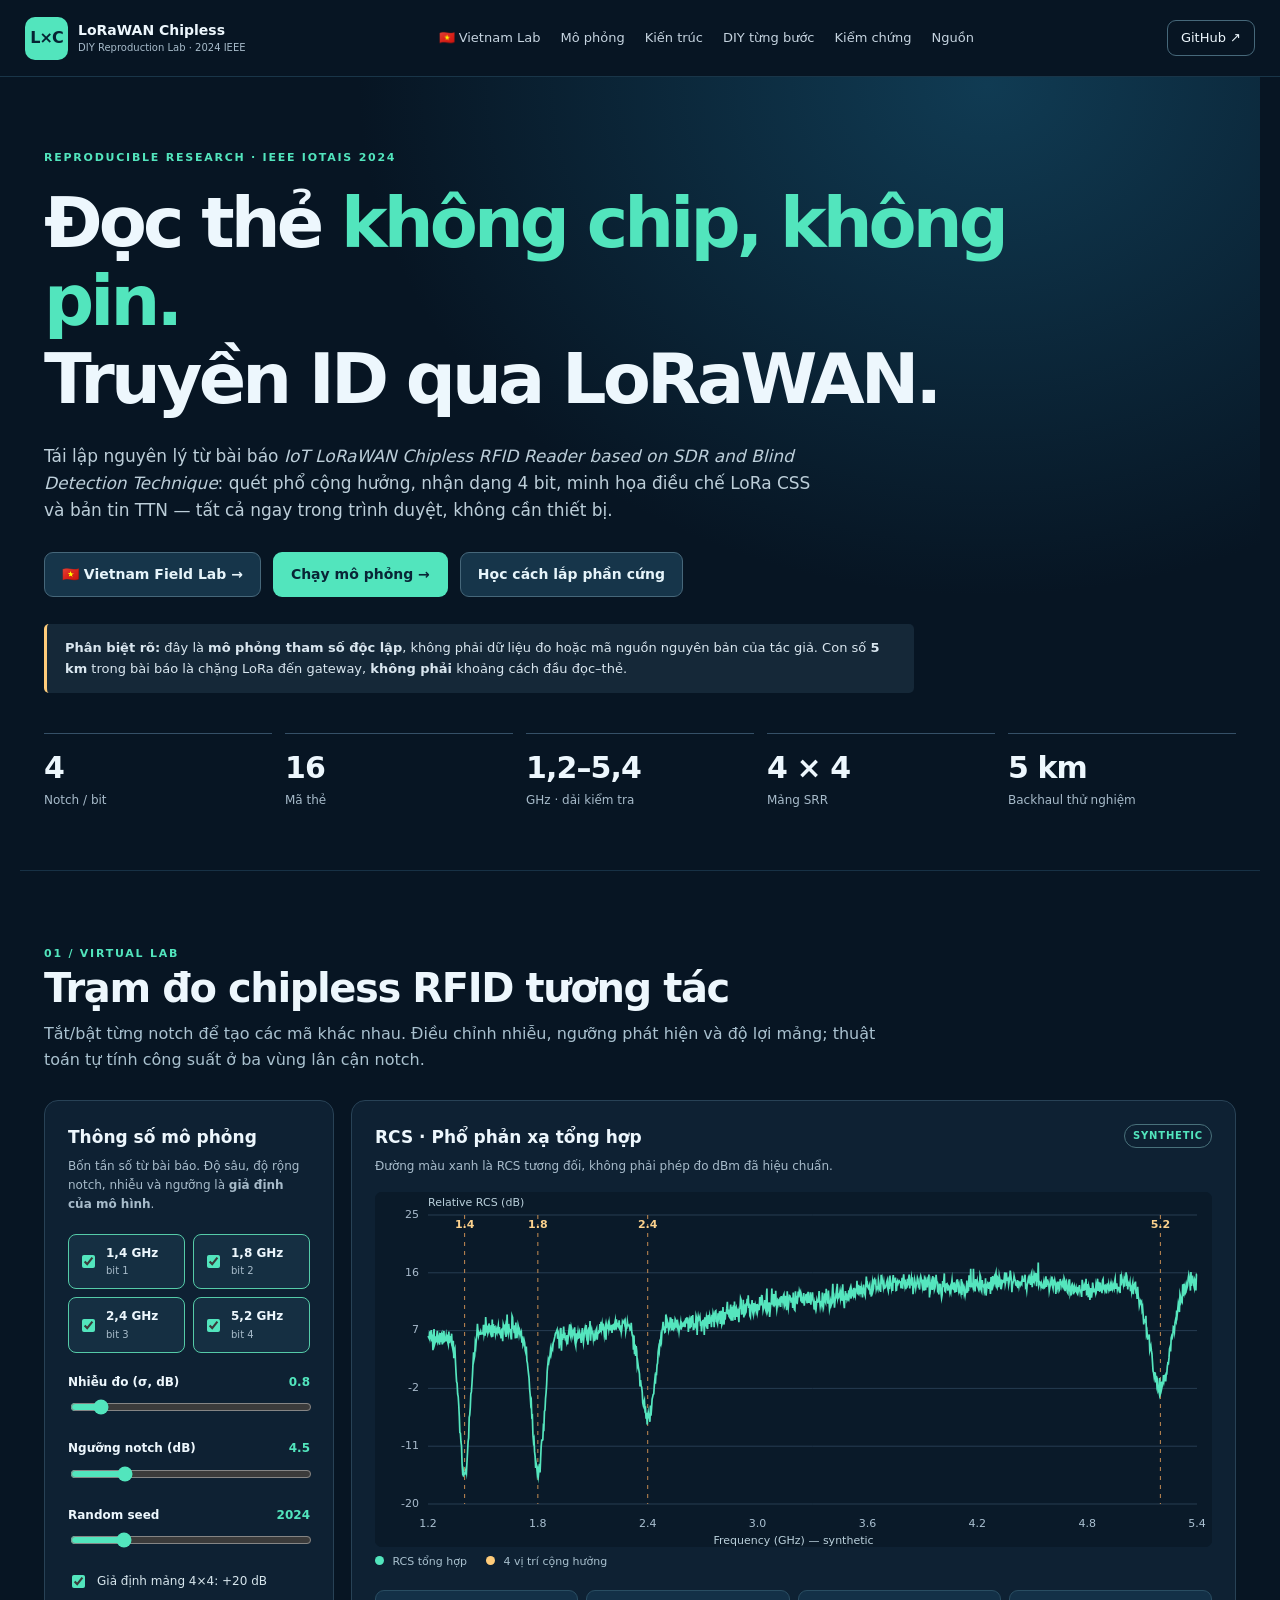
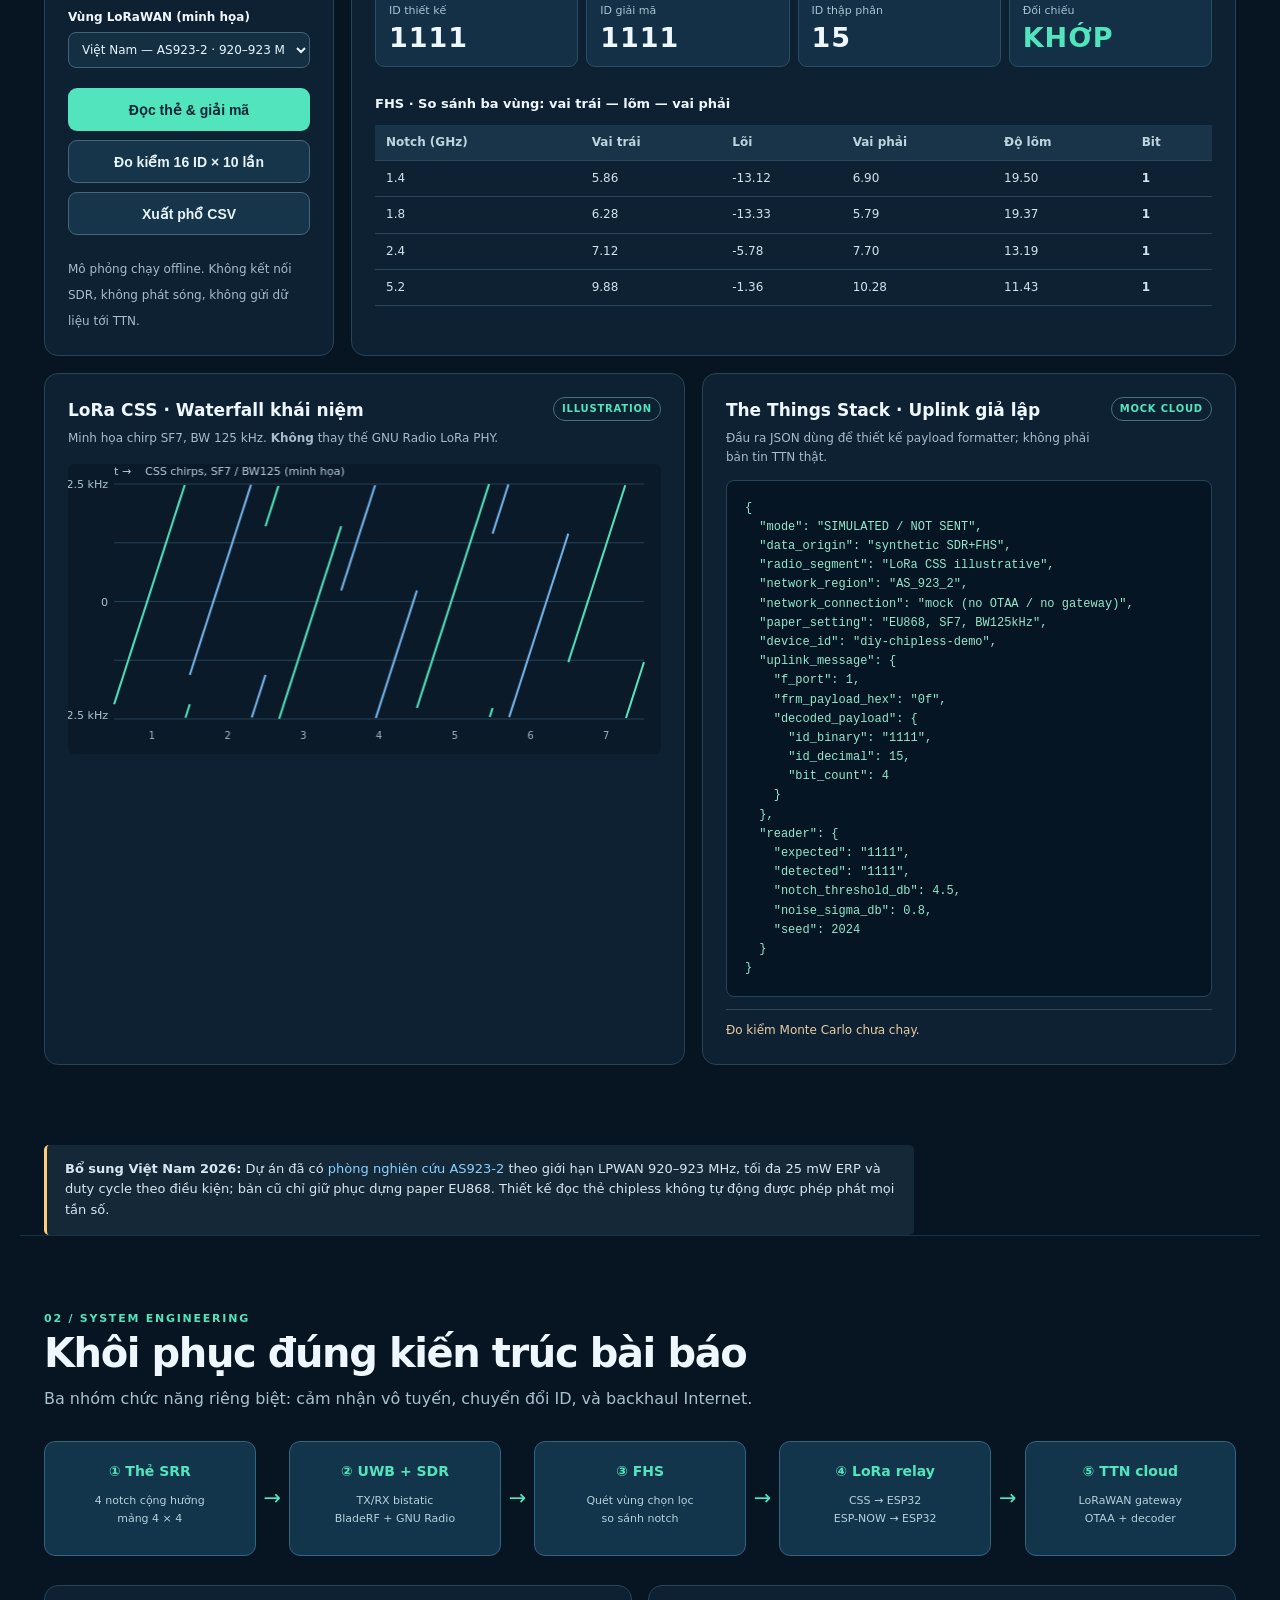
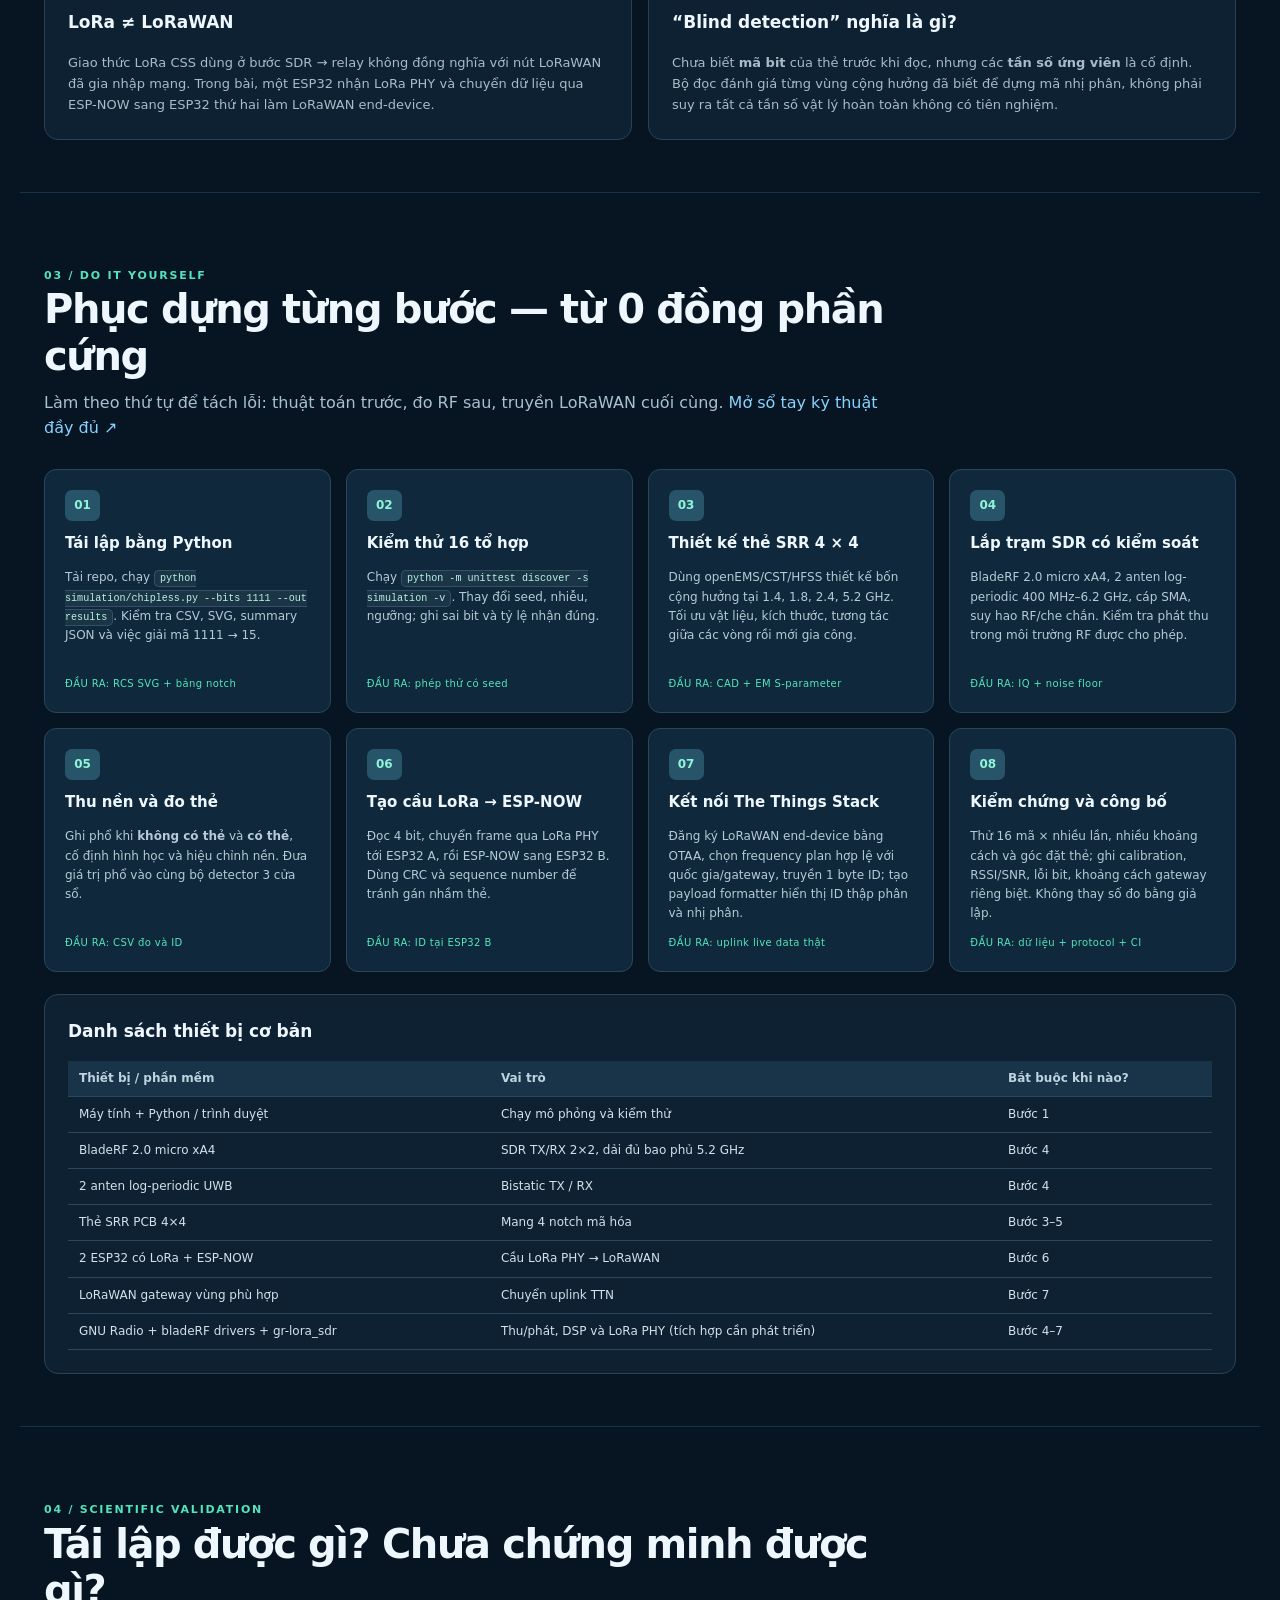
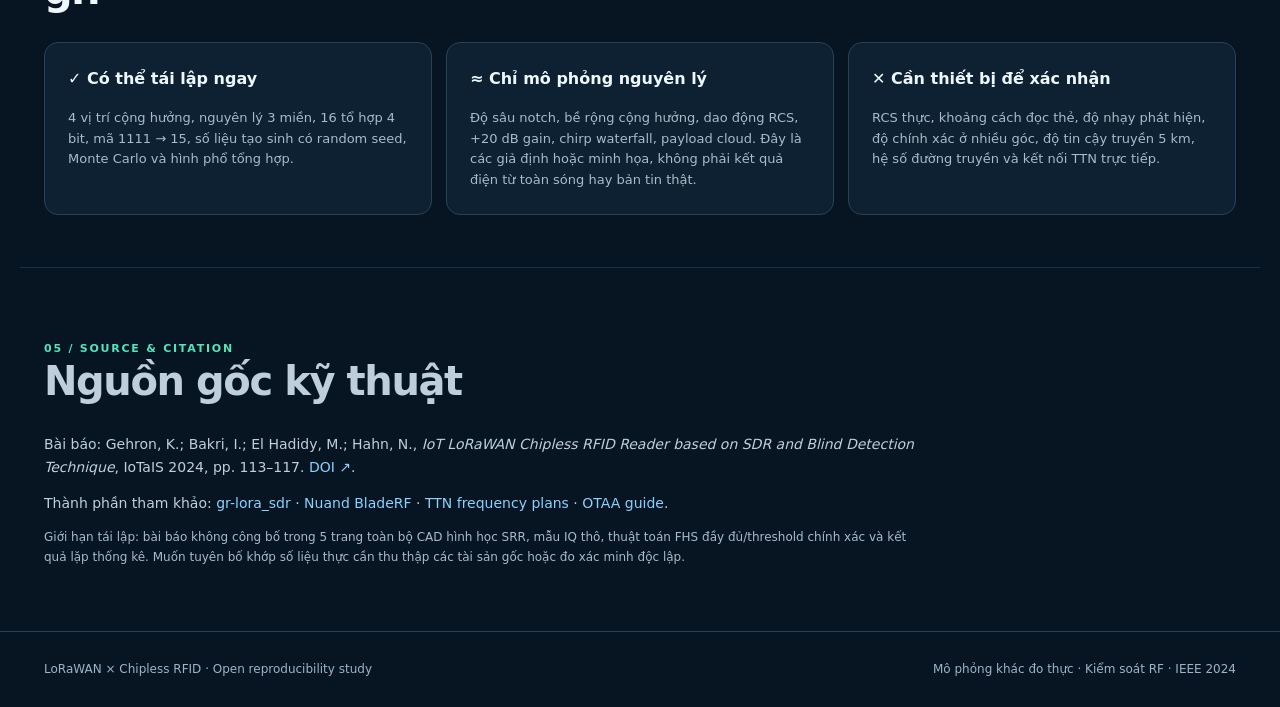
<file: index.html>
<!doctype html>
<html lang="vi">
<head>
  <meta charset="utf-8">
  <meta name="viewport" content="width=device-width,initial-scale=1">
  <meta name="theme-color" content="#09182a">
  <meta name="description" content="Phòng lab tái lập mô phỏng IEEE 2024: Chipless RFID, FHS, SDR, LoRa CSS và LoRaWAN. Sổ tay DIY từng bước.">
  <title>LoRaWAN × Chipless RFID | DIY Reproduction Lab</title>
  <link rel="stylesheet" href="assets/style.css">
  <script src="assets/app.js" defer></script>
</head>
<body>
  <header class="topbar">
    <a class="brand" href="#top"><span class="brand-mark">L×C</span><span><b>LoRaWAN Chipless</b><small>DIY Reproduction Lab · 2024 IEEE</small></span></a>
    <nav aria-label="Điều hướng"><a href="vn-lab.html">🇻🇳 Vietnam Lab</a><a href="#demo">Mô phỏng</a><a href="#pipeline">Kiến trúc</a><a href="#diy">DIY từng bước</a><a href="#validation">Kiểm chứng</a><a href="#reference">Nguồn</a></nav>
    <a class="small-btn" href="https://github.com/xulytiengviet/LoRaWAN-Chipless" target="_blank" rel="noopener">GitHub ↗</a>
  </header>

  <main id="top">
    <section class="hero content">
      <div class="eyebrow">REPRODUCIBLE RESEARCH · IEEE IOTAIS 2024</div>
      <h1>Đọc thẻ <em>không chip, không pin.</em><br>Truyền ID qua LoRaWAN.</h1>
      <p class="lead">Tái lập nguyên lý từ bài báo <i>IoT LoRaWAN Chipless RFID Reader based on SDR and Blind Detection Technique</i>: quét phổ cộng hưởng, nhận dạng 4 bit, minh họa điều chế LoRa CSS và bản tin TTN — tất cả ngay trong trình duyệt, không cần thiết bị.</p>
      <div class="hero-actions"><a class="secondary" href="vn-lab.html">🇻🇳 Vietnam Field Lab →</a><a class="primary" href="#demo">Chạy mô phỏng →</a><a class="secondary" href="#diy">Học cách lắp phần cứng</a></div>
      <div class="warning"><strong>Phân biệt rõ:</strong> đây là <b>mô phỏng tham số độc lập</b>, không phải dữ liệu đo hoặc mã nguồn nguyên bản của tác giả. Con số <b>5 km</b> trong bài báo là chặng LoRa đến gateway, <b>không phải</b> khoảng cách đầu đọc–thẻ.</div>
      <div class="metrics">
        <div><strong>4</strong><span>Notch / bit</span></div>
        <div><strong>16</strong><span>Mã thẻ</span></div>
        <div><strong>1,2–5,4</strong><span>GHz · dải kiểm tra</span></div>
        <div><strong>4 × 4</strong><span>Mảng SRR</span></div>
        <div><strong>5 km</strong><span>Backhaul thử nghiệm</span></div>
      </div>
    </section>

    <section id="demo" class="content section">
      <div class="section-header"><span class="eyebrow">01 / VIRTUAL LAB</span><h2>Trạm đo chipless RFID tương tác</h2><p>Tắt/bật từng notch để tạo các mã khác nhau. Điều chỉnh nhiễu, ngưỡng phát hiện và độ lợi mảng; thuật toán tự tính công suất ở ba vùng lân cận notch.</p></div>
      <div class="workspace">
        <aside class="control-panel">
          <h3>Thông số mô phỏng</h3>
          <p class="subtle">Bốn tần số từ bài báo. Độ sâu, độ rộng notch, nhiễu và ngưỡng là <b>giả định của mô hình</b>.</p>
          <div class="bit-options">
            <label><input class="tagbit" type="checkbox" data-bit="0" checked><span><b>1,4 GHz</b><small>bit 1</small></span></label>
            <label><input class="tagbit" type="checkbox" data-bit="1" checked><span><b>1,8 GHz</b><small>bit 2</small></span></label>
            <label><input class="tagbit" type="checkbox" data-bit="2" checked><span><b>2,4 GHz</b><small>bit 3</small></span></label>
            <label><input class="tagbit" type="checkbox" data-bit="3" checked><span><b>5,2 GHz</b><small>bit 4</small></span></label>
          </div>
          <label class="range-row" for="noise">Nhiễu đo (σ, dB) <output id="noiseLabel">0.8</output></label>
          <input id="noise" type="range" min="0" max="8" step=".2" value=".8">
          <label class="range-row" for="threshold">Ngưỡng notch (dB) <output id="thresholdLabel">4.5</output></label>
          <input id="threshold" type="range" min="1" max="18" step=".5" value="4.5">
          <label class="range-row" for="seed">Random seed <output id="seedLabel">2024</output></label>
          <input id="seed" type="range" min="0" max="9999" step="1" value="2024">
          <label class="inline-switch"><input id="array" type="checkbox" checked><span>Giả định mảng 4×4: +20 dB</span></label>
          <label class="range-row" for="region">Vùng LoRaWAN (minh họa)</label>
          <select id="region"><option value="AS_923_2">Việt Nam — AS923-2 · 920–923 MHz (tham khảo)</option><option value="EU868">Bài báo — EU868 (868 MHz)</option></select>
          <div class="button-stack"><button id="run" class="primary" type="button">Đọc thẻ & giải mã</button><button id="benchmark" class="secondary" type="button">Đo kiểm 16 ID × 10 lần</button><button id="export" class="secondary" type="button">Xuất phổ CSV</button></div>
          <small class="subtle">Mô phỏng chạy offline. Không kết nối SDR, không phát sóng, không gửi dữ liệu tới TTN.</small>
        </aside>
        <div class="chart-panel">
          <div class="chart-top"><div><h3>RCS · Phổ phản xạ tổng hợp</h3><p>Đường màu xanh là RCS tương đối, không phải phép đo dBm đã hiệu chuẩn.</p></div><span class="pill">SYNTHETIC</span></div>
          <canvas id="rcsChart" role="img" aria-label="Phổ phản xạ RF tổng hợp từ 1,2 đến 5,4 GHz" height="355"></canvas>
          <div class="legend"><span><i class="dot green"></i> RCS tổng hợp</span><span><i class="dot orange"></i> 4 vị trí cộng hưởng</span></div>
          <div class="results-grid">
            <div class="stat"><small>ID thiết kế</small><strong id="requested">1111</strong></div>
            <div class="stat"><small>ID giải mã</small><strong id="decoded">1111</strong></div>
            <div class="stat"><small>ID thập phân</small><strong id="decimal">15</strong></div>
            <div class="stat"><small>Đối chiếu</small><strong id="match" class="success">KHỚP</strong></div>
          </div>
          <h4>FHS · So sánh ba vùng: vai trái — lõm — vai phải</h4>
          <div class="scroll-table"><table><thead><tr><th>Notch (GHz)</th><th>Vai trái</th><th>Lõi</th><th>Vai phải</th><th>Độ lõm</th><th>Bit</th></tr></thead><tbody id="scores"></tbody></table></div>
        </div>
      </div>
      <div class="workspace lower">
        <div class="chart-panel"><div class="chart-top"><div><h3>LoRa CSS · Waterfall khái niệm</h3><p>Minh họa chirp SF7, BW 125 kHz. <b>Không</b> thay thế GNU Radio LoRa PHY.</p></div><span class="pill">ILLUSTRATION</span></div><canvas id="chirpChart" role="img" aria-label="Đồ thị các chirp LoRa minh họa" height="290"></canvas></div>
        <div class="chart-panel"><div class="chart-top"><div><h3>The Things Stack · Uplink giả lập</h3><p>Đầu ra JSON dùng để thiết kế payload formatter; không phải bản tin TTN thật.</p></div><span class="pill">MOCK CLOUD</span></div><pre id="payload" class="terminal" aria-live="polite"></pre><div class="badge-line" id="benchResult" aria-live="polite">Đo kiểm Monte Carlo chưa chạy.</div></div>
      </div>
    </section>

    <section class="content" style="padding-top:28px"><div class="warning"><strong>Bổ sung Việt Nam 2026:</strong> Dự án đã có <a href="vn-lab.html">phòng nghiên cứu AS923-2</a> theo giới hạn LPWAN 920–923 MHz, tối đa 25 mW ERP và duty cycle theo điều kiện; bản cũ chỉ giữ phục dựng paper EU868. Thiết kế đọc thẻ chipless không tự động được phép phát mọi tần số.</div></section><section id="pipeline" class="content section">
      <div class="section-header"><span class="eyebrow">02 / SYSTEM ENGINEERING</span><h2>Khôi phục đúng kiến trúc bài báo</h2><p>Ba nhóm chức năng riêng biệt: cảm nhận vô tuyến, chuyển đổi ID, và backhaul Internet.</p></div>
      <div class="pipeline">
        <div><b>① Thẻ SRR</b><small>4 notch cộng hưởng<br>mảng 4 × 4</small></div><span>→</span>
        <div><b>② UWB + SDR</b><small>TX/RX bistatic<br>BladeRF + GNU Radio</small></div><span>→</span>
        <div><b>③ FHS</b><small>Quét vùng chọn lọc<br>so sánh notch</small></div><span>→</span>
        <div><b>④ LoRa relay</b><small>CSS → ESP32<br>ESP-NOW → ESP32</small></div><span>→</span>
        <div><b>⑤ TTN cloud</b><small>LoRaWAN gateway<br>OTAA + decoder</small></div>
      </div>
      <div class="info-two"><article><h3>LoRa ≠ LoRaWAN</h3><p>Giao thức LoRa CSS dùng ở bước SDR → relay không đồng nghĩa với nút LoRaWAN đã gia nhập mạng. Trong bài, một ESP32 nhận LoRa PHY và chuyển dữ liệu qua ESP-NOW sang ESP32 thứ hai làm LoRaWAN end-device.</p></article><article><h3>“Blind detection” nghĩa là gì?</h3><p>Chưa biết <b>mã bit</b> của thẻ trước khi đọc, nhưng các <b>tần số ứng viên</b> là cố định. Bộ đọc đánh giá từng vùng cộng hưởng đã biết để dựng mã nhị phân, không phải suy ra tất cả tần số vật lý hoàn toàn không có tiên nghiệm.</p></article></div>
    </section>

    <section id="diy" class="content section">
      <div class="section-header"><span class="eyebrow">03 / DO IT YOURSELF</span><h2>Phục dựng từng bước — từ 0 đồng phần cứng</h2><p>Làm theo thứ tự để tách lỗi: thuật toán trước, đo RF sau, truyền LoRaWAN cuối cùng. <a href="docs/DIY-VI.md">Mở sổ tay kỹ thuật đầy đủ ↗</a></p></div>
      <div class="steps">
        <article><span>01</span><h3>Tái lập bằng Python</h3><p>Tải repo, chạy <code>python simulation/chipless.py --bits 1111 --out results</code>. Kiểm tra CSV, SVG, summary JSON và việc giải mã 1111 → 15.</p><small>ĐẦU RA: RCS SVG + bảng notch</small></article>
        <article><span>02</span><h3>Kiểm thử 16 tổ hợp</h3><p>Chạy <code>python -m unittest discover -s simulation -v</code>. Thay đổi seed, nhiễu, ngưỡng; ghi sai bit và tỷ lệ nhận đúng.</p><small>ĐẦU RA: phép thử có seed</small></article>
        <article><span>03</span><h3>Thiết kế thẻ SRR 4 × 4</h3><p>Dùng openEMS/CST/HFSS thiết kế bốn cộng hưởng tại 1.4, 1.8, 2.4, 5.2 GHz. Tối ưu vật liệu, kích thước, tương tác giữa các vòng rồi mới gia công.</p><small>ĐẦU RA: CAD + EM S-parameter</small></article>
        <article><span>04</span><h3>Lắp trạm SDR có kiểm soát</h3><p>BladeRF 2.0 micro xA4, 2 anten log-periodic 400 MHz–6.2 GHz, cáp SMA, suy hao RF/che chắn. Kiểm tra phát thu trong môi trường RF được cho phép.</p><small>ĐẦU RA: IQ + noise floor</small></article>
        <article><span>05</span><h3>Thu nền và đo thẻ</h3><p>Ghi phổ khi <b>không có thẻ</b> và <b>có thẻ</b>, cố định hình học và hiệu chỉnh nền. Đưa giá trị phổ vào cùng bộ detector 3 cửa sổ.</p><small>ĐẦU RA: CSV đo và ID</small></article>
        <article><span>06</span><h3>Tạo cầu LoRa → ESP-NOW</h3><p>Đọc 4 bit, chuyển frame qua LoRa PHY tới ESP32 A, rồi ESP-NOW sang ESP32 B. Dùng CRC và sequence number để tránh gán nhầm thẻ.</p><small>ĐẦU RA: ID tại ESP32 B</small></article>
        <article><span>07</span><h3>Kết nối The Things Stack</h3><p>Đăng ký LoRaWAN end-device bằng OTAA, chọn frequency plan hợp lệ với quốc gia/gateway, truyền 1 byte ID; tạo payload formatter hiển thị ID thập phân và nhị phân.</p><small>ĐẦU RA: uplink live data thật</small></article>
        <article><span>08</span><h3>Kiểm chứng và công bố</h3><p>Thử 16 mã × nhiều lần, nhiều khoảng cách và góc đặt thẻ; ghi calibration, RSSI/SNR, lỗi bit, khoảng cách gateway riêng biệt. Không thay số đo bằng giả lập.</p><small>ĐẦU RA: dữ liệu + protocol + CI</small></article>
      </div>
      <div class="inventory"><h3>Danh sách thiết bị cơ bản</h3><div class="scroll-table"><table><thead><tr><th>Thiết bị / phần mềm</th><th>Vai trò</th><th>Bắt buộc khi nào?</th></tr></thead><tbody><tr><td>Máy tính + Python / trình duyệt</td><td>Chạy mô phỏng và kiểm thử</td><td>Bước 1</td></tr><tr><td>BladeRF 2.0 micro xA4</td><td>SDR TX/RX 2×2, dải đủ bao phủ 5.2 GHz</td><td>Bước 4</td></tr><tr><td>2 anten log-periodic UWB</td><td>Bistatic TX / RX</td><td>Bước 4</td></tr><tr><td>Thẻ SRR PCB 4×4</td><td>Mang 4 notch mã hóa</td><td>Bước 3–5</td></tr><tr><td>2 ESP32 có LoRa + ESP-NOW</td><td>Cầu LoRa PHY → LoRaWAN</td><td>Bước 6</td></tr><tr><td>LoRaWAN gateway vùng phù hợp</td><td>Chuyển uplink TTN</td><td>Bước 7</td></tr><tr><td>GNU Radio + bladeRF drivers + gr-lora_sdr</td><td>Thu/phát, DSP và LoRa PHY (tích hợp cần phát triển)</td><td>Bước 4–7</td></tr></tbody></table></div></div>
    </section>

    <section id="validation" class="content section"><div class="section-header"><span class="eyebrow">04 / SCIENTIFIC VALIDATION</span><h2>Tái lập được gì? Chưa chứng minh được gì?</h2></div>
      <div class="comparison">
        <div class="compare-card"><h3>✓ Có thể tái lập ngay</h3><p>4 vị trí cộng hưởng, nguyên lý 3 miền, 16 tổ hợp 4 bit, mã 1111 → 15, số liệu tạo sinh có random seed, Monte Carlo và hình phổ tổng hợp.</p></div>
        <div class="compare-card"><h3>≈ Chỉ mô phỏng nguyên lý</h3><p>Độ sâu notch, bề rộng cộng hưởng, dao động RCS, +20 dB gain, chirp waterfall, payload cloud. Đây là các giả định hoặc minh họa, không phải kết quả điện từ toàn sóng hay bản tin thật.</p></div>
        <div class="compare-card"><h3>✕ Cần thiết bị để xác nhận</h3><p>RCS thực, khoảng cách đọc thẻ, độ nhạy phát hiện, độ chính xác ở nhiều góc, độ tin cậy truyền 5 km, hệ số đường truyền và kết nối TTN trực tiếp.</p></div>
      </div>
    </section>

    <section id="reference" class="content section refs"><div class="section-header"><span class="eyebrow">05 / SOURCE & CITATION</span><h2>Nguồn gốc kỹ thuật</h2></div><p>Bài báo: Gehron, K.; Bakri, I.; El Hadidy, M.; Hahn, N., <i>IoT LoRaWAN Chipless RFID Reader based on SDR and Blind Detection Technique</i>, IoTaIS 2024, pp. 113–117. <a href="https://doi.org/10.1109/IoTaIS64014.2024.10799492">DOI ↗</a>.</p><p>Thành phần tham khảo: <a href="https://github.com/tapparelj/gr-lora_sdr">gr-lora_sdr</a> · <a href="https://www.nuand.com/product/bladeRF-xA4/">Nuand BladeRF</a> · <a href="https://www.thethingsnetwork.org/docs/lorawan/frequencies-by-country/">TTN frequency plans</a> · <a href="https://www.thethingsindustries.com/docs/hardware/devices/adding-devices/manual/otaa/">OTAA guide</a>.</p><p class="subtle">Giới hạn tái lập: bài báo không công bố trong 5 trang toàn bộ CAD hình học SRR, mẫu IQ thô, thuật toán FHS đầy đủ/threshold chính xác và kết quả lặp thống kê. Muốn tuyên bố khớp số liệu thực cần thu thập các tài sản gốc hoặc đo xác minh độc lập.</p></section>
  </main>
  <footer><div class="content footer-inner"><span>LoRaWAN × Chipless RFID · Open reproducibility study</span><span>Mô phỏng khác đo thực · Kiểm soát RF · IEEE 2024</span></div></footer>
</body>
</html>
</file>
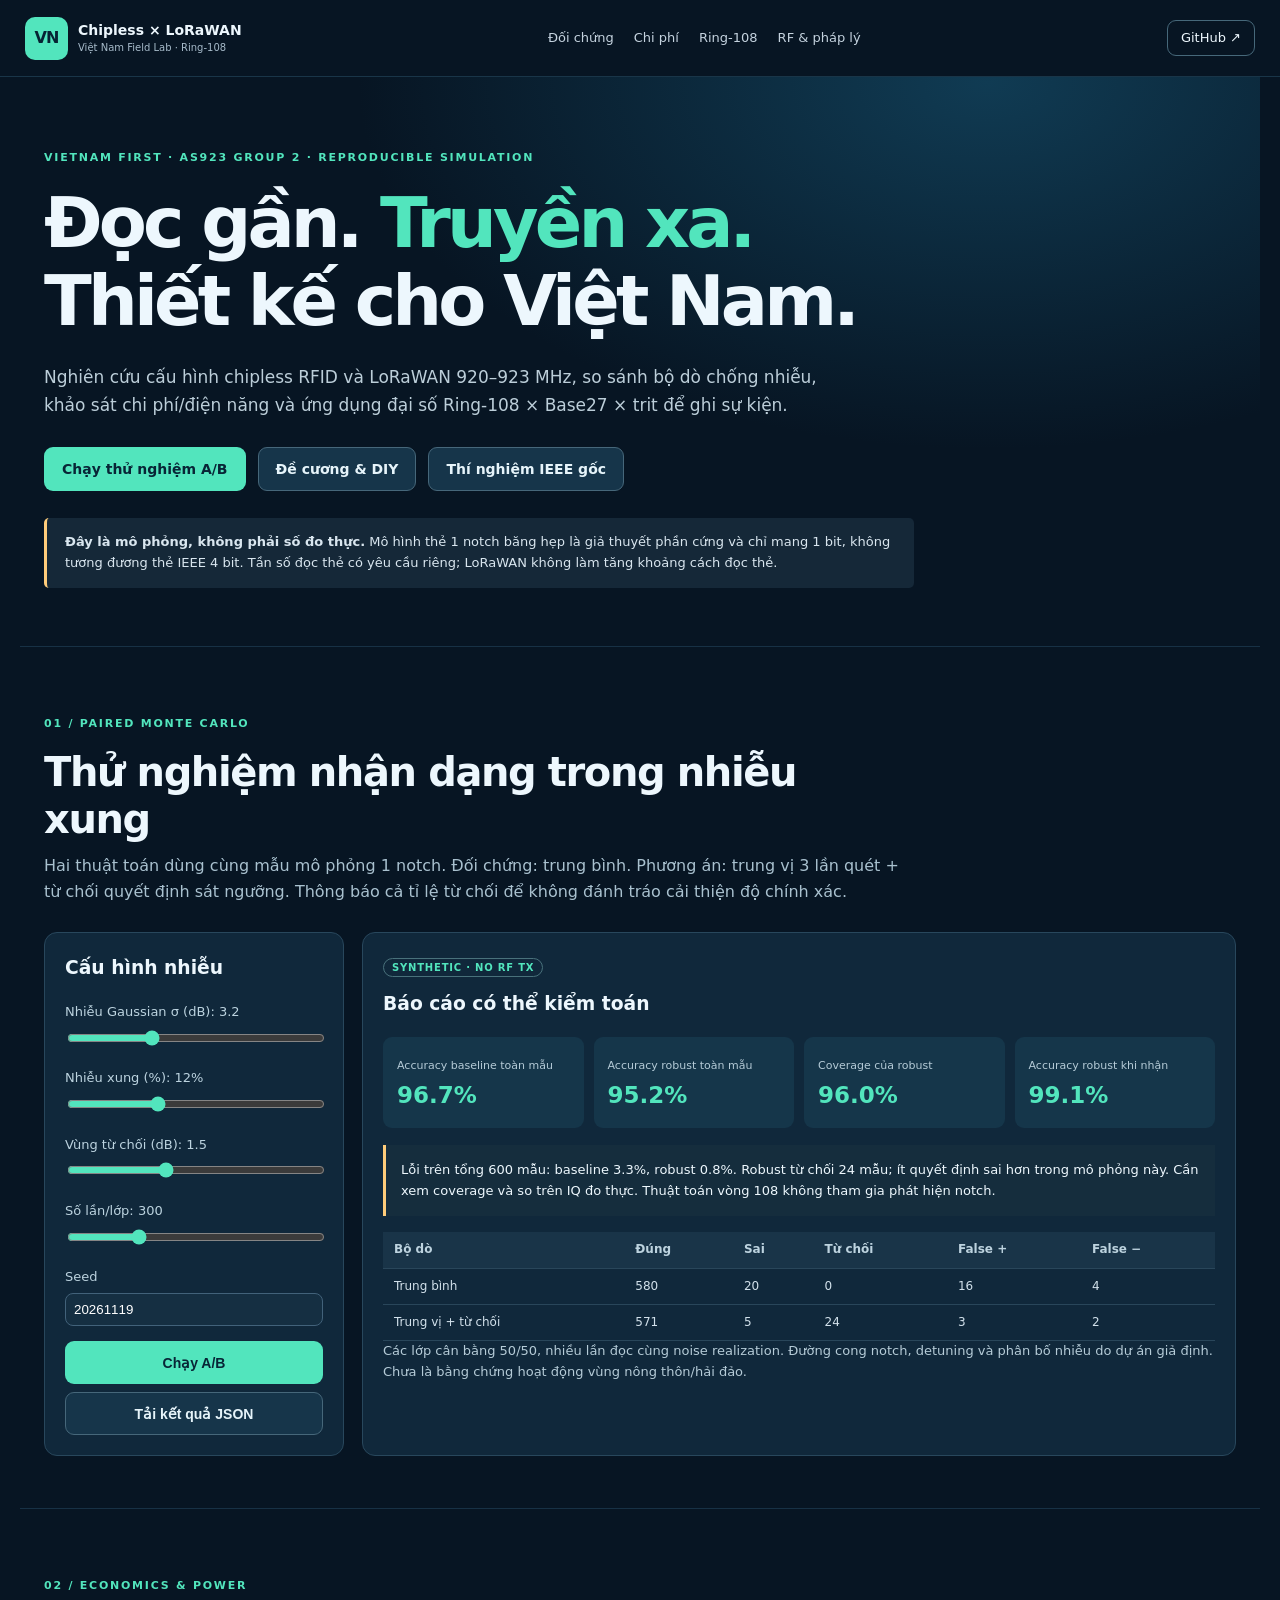
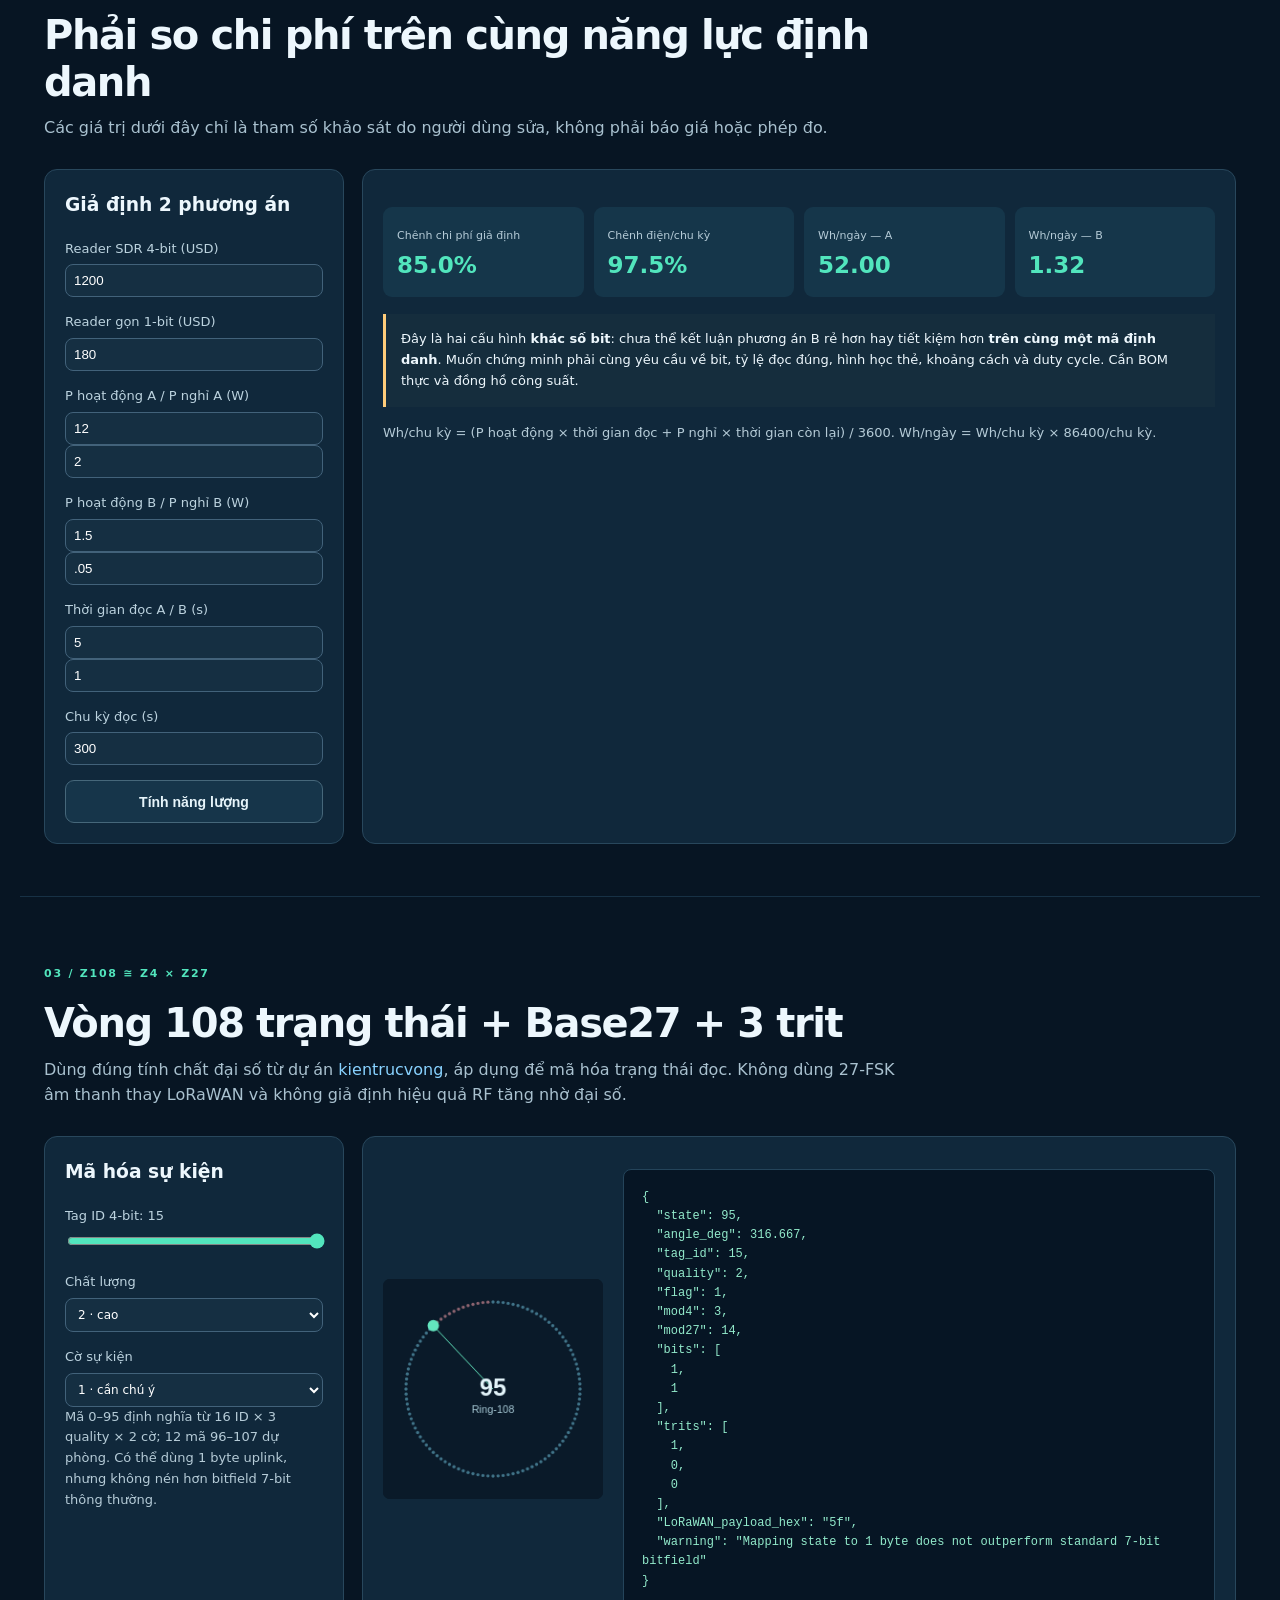
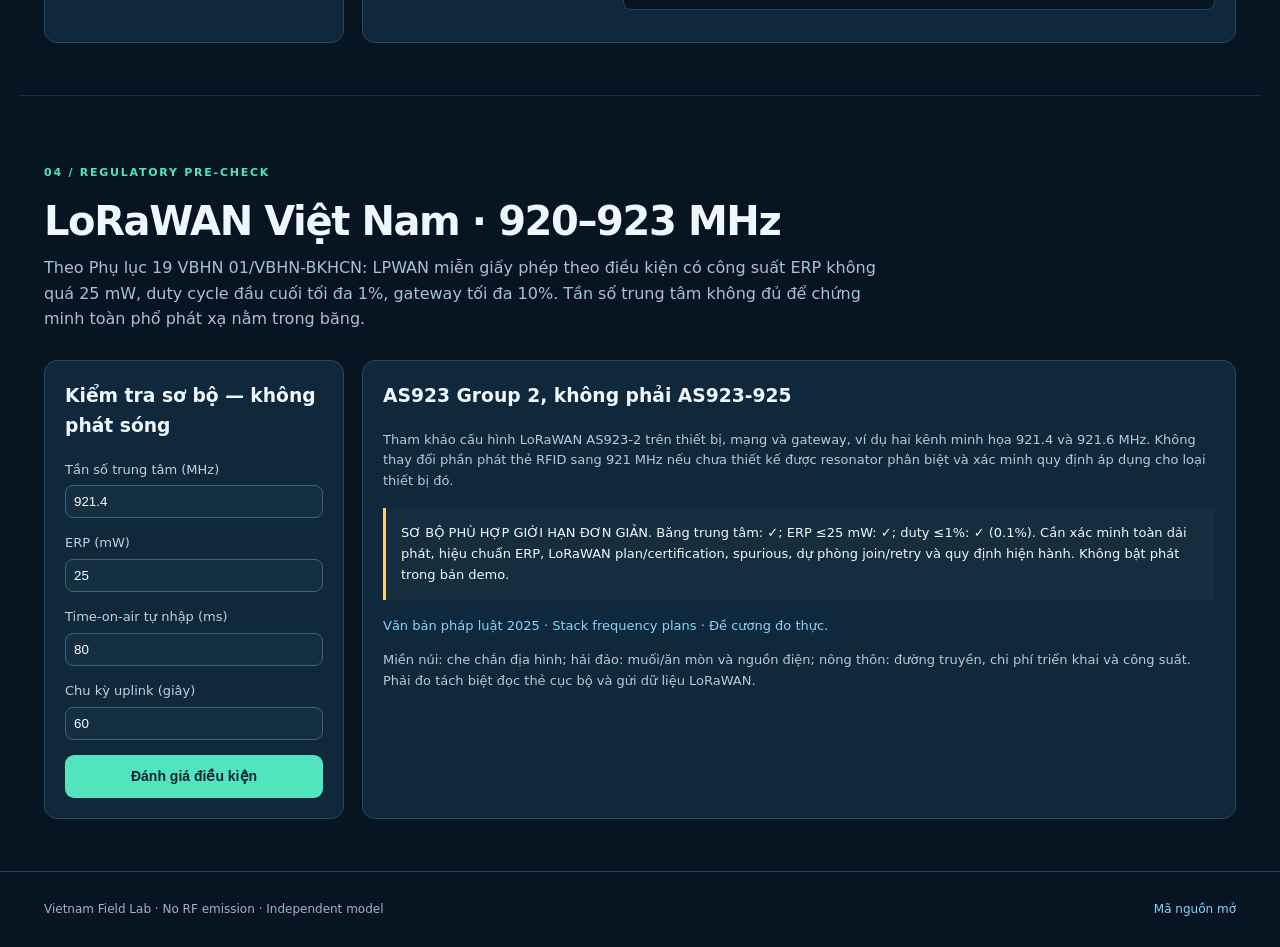
<file: vn-lab.html>
<!doctype html><html lang="vi"><head><meta charset="utf-8"><meta name="viewport" content="width=device-width,initial-scale=1"><title>VN Lab | Chipless RFID × LoRaWAN × Ring-108</title><link rel="stylesheet" href="assets/style.css"><style>
.vn-layout{display:grid;grid-template-columns:300px 1fr;gap:18px}.vn-panel{background:#10283b;border:1px solid #28475c;border-radius:13px;padding:20px}.vn-panel label{display:block;font-size:13px;color:#bcd3df;margin:15px 0 5px}.vn-panel input:not([type=range]),.vn-panel select{background:#152f42;border:1px solid #42627a;border-radius:8px;color:white;padding:8px;width:100%}.vn-panel input[type=range]{width:100%}.vn-stats{display:grid;grid-template-columns:repeat(4,1fr);gap:10px;margin:17px 0}.vn-stats article{background:#15364a;border-radius:9px;padding:14px}.vn-stats b{font-size:23px;display:block;color:#52e5bd}.vn-stats small{font-size:11px;color:#b5cbd7}.vn-warning{border-left:3px solid #ffcc7a;background:#152d3d;padding:15px;margin:16px 0;font-size:13px}.vn-flex{display:flex;gap:20px;align-items:center;flex-wrap:wrap}.vn-flex canvas{width:220px;max-width:100%;margin:0}.vn-flex pre{flex:1;min-width:220px}.vn-panel p{color:#b5cbd7;font-size:13px}.vn-mini{font-size:12px;color:#b4ccd9}.vn-cols{display:grid;grid-template-columns:1fr 1fr;gap:16px}@media(max-width:850px){.vn-layout,.vn-cols{grid-template-columns:1fr}.vn-stats{grid-template-columns:1fr 1fr}}
</style></head><body>
<header class="topbar"><a href="index.html" class="brand"><span class="brand-mark">VN</span><span><b>Chipless × LoRaWAN</b><small>Việt Nam Field Lab · Ring-108</small></span></a><nav><a href="#ab">Đối chứng</a><a href="#cost">Chi phí</a><a href="#ring">Ring-108</a><a href="#rf">RF & pháp lý</a></nav><a class="small-btn" href="https://github.com/xulytiengviet/LoRaWAN-Chipless">GitHub ↗</a></header>
<main><section class="hero content"><div class="eyebrow">VIETNAM FIRST · AS923 GROUP 2 · REPRODUCIBLE SIMULATION</div><h1>Đọc gần. <em>Truyền xa.</em><br>Thiết kế cho Việt Nam.</h1><p class="lead">Nghiên cứu cấu hình chipless RFID và LoRaWAN 920–923 MHz, so sánh bộ dò chống nhiễu, khảo sát chi phí/điện năng và ứng dụng đại số Ring-108 × Base27 × trit để ghi sự kiện.</p><div class="hero-actions"><a class="primary" href="#ab">Chạy thử nghiệm A/B</a><a class="secondary" href="docs/VIETNAM-RESEARCH.md">Đề cương & DIY</a><a class="secondary" href="index.html">Thí nghiệm IEEE gốc</a></div><div class="warning"><b>Đây là mô phỏng, không phải số đo thực.</b> Mô hình thẻ 1 notch băng hẹp là giả thuyết phần cứng và chỉ mang 1 bit, không tương đương thẻ IEEE 4 bit. Tần số đọc thẻ có yêu cầu riêng; LoRaWAN không làm tăng khoảng cách đọc thẻ.</div></section>
<section class="section content" id="ab"><div class="section-header"><div class="eyebrow">01 / PAIRED MONTE CARLO</div><h2>Thử nghiệm nhận dạng trong nhiễu xung</h2><p>Hai thuật toán dùng cùng mẫu mô phỏng 1 notch. Đối chứng: trung bình. Phương án: trung vị 3 lần quét + từ chối quyết định sát ngưỡng. Thông báo cả tỉ lệ từ chối để không đánh tráo cải thiện độ chính xác.</p></div><div class="vn-layout"><div class="vn-panel"><h3>Cấu hình nhiễu</h3><label>Nhiễu Gaussian σ (dB): <output id="vn-noise-label">3.2</output></label><input id="vn-noise" type="range" min="0" max="10" step=".2" value="3.2"><label>Nhiễu xung (%): <output id="vn-imp-label">12</output></label><input id="vn-imp" type="range" min="0" max="35" step="1" value="12"><label>Vùng từ chối (dB): <output id="vn-guard-label">1.5</output></label><input id="vn-guard" type="range" min="0" max="4" step=".5" value="1.5"><label>Số lần/lớp: <output id="vn-trials-label">300</output></label><input id="vn-trials" type="range" min="50" max="1000" step="50" value="300"><label>Seed</label><input id="vn-seed" type="number" value="20261119"><button class="primary" id="vn-run" style="width:100%;margin-top:15px">Chạy A/B</button><button class="secondary" id="vn-save" style="width:100%;margin-top:8px">Tải kết quả JSON</button></div><div class="vn-panel"><span class="pill">SYNTHETIC · NO RF TX</span><h3 style="margin-top:10px">Báo cáo có thể kiểm toán</h3><div class="vn-stats"><article><small>Accuracy baseline toàn mẫu</small><b id="vn-base-acc">—</b></article><article><small>Accuracy robust toàn mẫu</small><b id="vn-robust-acc">—</b></article><article><small>Coverage của robust</small><b id="vn-coverage">—</b></article><article><small>Accuracy robust khi nhận</small><b id="vn-accepted">—</b></article></div><div id="vn-explain" class="vn-warning">Chạy thử để hiển thị kết quả.</div><div class="scroll-table"><table><thead><tr><th>Bộ dò</th><th>Đúng</th><th>Sai</th><th>Từ chối</th><th>False +</th><th>False −</th></tr></thead><tbody id="vn-table"></tbody></table></div><p class="vn-mini">Các lớp cân bằng 50/50, nhiều lần đọc cùng noise realization. Đường cong notch, detuning và phân bố nhiễu do dự án giả định. Chưa là bằng chứng hoạt động vùng nông thôn/hải đảo.</p></div></div></section>
<section class="section content" id="cost"><div class="section-header"><div class="eyebrow">02 / ECONOMICS & POWER</div><h2>Phải so chi phí trên cùng năng lực định danh</h2><p>Các giá trị dưới đây chỉ là tham số khảo sát do người dùng sửa, không phải báo giá hoặc phép đo.</p></div><div class="vn-layout"><div class="vn-panel"><h3>Giả định 2 phương án</h3><label>Reader SDR 4-bit (USD)</label><input id="vn-costa" type="number" min="1" value="1200"><label>Reader gọn 1-bit (USD)</label><input id="vn-costb" type="number" min="1" value="180"><label>P hoạt động A / P nghỉ A (W)</label><input id="vn-pa" type="number" min="0" step=".1" value="12"><input id="vn-sa" type="number" min="0" step=".01" value="2"><label>P hoạt động B / P nghỉ B (W)</label><input id="vn-pb" type="number" min="0" step=".1" value="1.5"><input id="vn-sb" type="number" min="0" step=".01" value=".05"><label>Thời gian đọc A / B (s)</label><input id="vn-ta" type="number" min=".01" step=".1" value="5"><input id="vn-tb" type="number" min=".01" step=".1" value="1"><label>Chu kỳ đọc (s)</label><input id="vn-period" type="number" min="6" value="300"><button id="vn-recost" class="secondary" style="margin-top:15px;width:100%">Tính năng lượng</button></div><div class="vn-panel"><div class="vn-stats"><article><small>Chênh chi phí giả định</small><b id="vn-cost-save">—</b></article><article><small>Chênh điện/chu kỳ</small><b id="vn-energy-save">—</b></article><article><small>Wh/ngày — A</small><b id="vn-ea">—</b></article><article><small>Wh/ngày — B</small><b id="vn-eb">—</b></article></div><div class="vn-warning">Đây là hai cấu hình <b>khác số bit</b>: chưa thể kết luận phương án B rẻ hơn hay tiết kiệm hơn <b>trên cùng một mã định danh</b>. Muốn chứng minh phải cùng yêu cầu về bit, tỷ lệ đọc đúng, hình học thẻ, khoảng cách và duty cycle. Cần BOM thực và đồng hồ công suất.</div><p>Wh/chu kỳ = (P hoạt động × thời gian đọc + P nghỉ × thời gian còn lại) / 3600. Wh/ngày = Wh/chu kỳ × 86400/chu kỳ.</p></div></div></section>
<section class="section content" id="ring"><div class="section-header"><div class="eyebrow">03 / Z108 ≅ Z4 × Z27</div><h2>Vòng 108 trạng thái + Base27 + 3 trit</h2><p>Dùng đúng tính chất đại số từ dự án <a href="https://github.com/xulytiengviet/kientrucvong">kientrucvong</a>, áp dụng để mã hóa trạng thái đọc. Không dùng 27-FSK âm thanh thay LoRaWAN và không giả định hiệu quả RF tăng nhờ đại số.</p></div><div class="vn-layout"><div class="vn-panel"><h3>Mã hóa sự kiện</h3><label>Tag ID 4-bit: <output id="vn-id-label">15</output></label><input id="vn-id" type="range" min="0" max="15" value="15"><label>Chất lượng</label><select id="vn-quality"><option value="0">0 · thấp</option><option value="1">1 · trung bình</option><option value="2" selected>2 · cao</option></select><label>Cờ sự kiện</label><select id="vn-alert"><option value="0">0 · bình thường</option><option value="1" selected>1 · cần chú ý</option></select><p>Mã 0–95 định nghĩa từ 16 ID × 3 quality × 2 cờ; 12 mã 96–107 dự phòng. Có thể dùng 1 byte uplink, nhưng không nén hơn bitfield 7-bit thông thường.</p></div><div class="vn-panel"><div class="vn-flex"><canvas id="vn-wheel" width="230" height="230" aria-label="Vòng 108 trạng thái"></canvas><pre id="vn-ring-out" class="terminal" aria-live="polite"></pre></div></div></div></section>
<section class="section content" id="rf"><div class="section-header"><div class="eyebrow">04 / REGULATORY PRE-CHECK</div><h2>LoRaWAN Việt Nam · 920–923 MHz</h2><p>Theo Phụ lục 19 VBHN 01/VBHN-BKHCN: LPWAN miễn giấy phép theo điều kiện có công suất ERP không quá 25 mW, duty cycle đầu cuối tối đa 1%, gateway tối đa 10%. Tần số trung tâm không đủ để chứng minh toàn phổ phát xạ nằm trong băng.</p></div><div class="vn-layout"><div class="vn-panel"><h3>Kiểm tra sơ bộ — không phát sóng</h3><label>Tần số trung tâm (MHz)</label><input id="vn-freq" type="number" value="921.4" step=".1"><label>ERP (mW)</label><input id="vn-erp" type="number" value="25" step=".1" min="0"><label>Time-on-air tự nhập (ms)</label><input id="vn-toa" type="number" value="80" step="1" min="0"><label>Chu kỳ uplink (giây)</label><input id="vn-interval" type="number" value="60" min=".1" step="1"><button class="primary" id="vn-check" style="margin-top:15px;width:100%">Đánh giá điều kiện</button></div><div class="vn-panel"><h3>AS923 Group 2, không phải AS923-925</h3><p>Tham khảo cấu hình LoRaWAN AS923-2 trên thiết bị, mạng và gateway, ví dụ hai kênh minh họa 921.4 và 921.6 MHz. Không thay đổi phần phát thẻ RFID sang 921 MHz nếu chưa thiết kế được resonator phân biệt và xác minh quy định áp dụng cho loại thiết bị đó.</p><div class="vn-warning" id="vn-policy">Chưa đánh giá.</div><p><a href="https://datafiles.chinhphu.vn/cpp/files/vbpq/2025/6/01-vbhn-bkhcn.pdf">Văn bản pháp luật 2025</a> · <a href="https://www.thethingsindustries.com/docs/concepts/features/lorawan/frequency-plans/">Stack frequency plans</a> · <a href="docs/VIETNAM-RESEARCH.md">Đề cương đo thực</a>.</p><p class="vn-mini">Miền núi: che chắn địa hình; hải đảo: muối/ăn mòn và nguồn điện; nông thôn: đường truyền, chi phí triển khai và công suất. Phải đo tách biệt đọc thẻ cục bộ và gửi dữ liệu LoRaWAN.</p></div></div></section></main>
<footer><div class="content footer-inner"><span>Vietnam Field Lab · No RF emission · Independent model</span><a href="https://github.com/xulytiengviet/LoRaWAN-Chipless">Mã nguồn mở</a></div></footer><script src="assets/vn-lab.js" defer></script></body></html>
</file>
<file: assets/style.css>
:root{--bg:#071523;--panel:#0e2133;--panel2:#122a3d;--line:#284256;--ink:#edf7fd;--muted:#a7bbca;--mint:#52e5bd;--sky:#71b9ed;--amber:#ffcc7a;--red:#ff8d93}
*{box-sizing:border-box}html{scroll-behavior:smooth}body{margin:0;background:var(--bg);color:var(--ink);font-family:Inter,ui-sans-serif,system-ui,-apple-system,"Segoe UI",sans-serif;line-height:1.6}a{color:#88d2ff;text-decoration:none}a:hover{text-decoration:underline}button,a.primary,a.secondary{cursor:pointer}b,strong{font-weight:700}code{background:#1b3446;border:1px solid #335065;border-radius:5px;padding:2px 5px;font-size:.84em;color:#b8f4e6}h1,h2,h3,h4,p{margin-top:0}.content{max-width:1240px;margin:auto;padding-left:24px;padding-right:24px}
.topbar{height:77px;border-bottom:1px solid #193548;display:flex;align-items:center;gap:28px;justify-content:space-between;max-width:1400px;margin:auto;padding:0 25px}.topbar nav{display:flex;gap:20px;align-items:center}.topbar nav a{color:#c5d3df;font-size:13px}.brand{display:flex;align-items:center;gap:10px;color:var(--ink)!important}.brand:hover{text-decoration:none}.brand span:last-child{display:grid;line-height:1.4;font-size:14px}.brand small{font-size:10px;font-weight:500;color:var(--muted)}.brand-mark{display:grid;place-items:center;background:var(--mint);color:#062333;border-radius:10px;width:43px;height:43px;font-weight:900;letter-spacing:-1px}.small-btn{border:1px solid #46687a;color:var(--ink);padding:7px 13px;border-radius:9px;font-size:13px}
.hero{padding-top:72px;padding-bottom:58px;background:radial-gradient(ellipse at 78% 1%,#103b53 0%,transparent 46%)}.eyebrow{font-size:11px;letter-spacing:.16em;color:var(--mint);font-weight:800;margin-bottom:17px}.hero h1{font-size:clamp(35px,5.7vw,70px);line-height:1.12;letter-spacing:-.055em;max-width:990px;margin-bottom:24px}.hero h1 em{color:var(--mint);font-style:normal}.lead{max-width:790px;color:#bcced9;font-size:17px}.hero-actions{display:flex;gap:12px;flex-wrap:wrap;margin-top:28px;margin-bottom:27px}.primary,.secondary{display:inline-flex;align-items:center;justify-content:center;min-height:43px;padding:10px 17px;font-size:14px;font-weight:700;border-radius:9px;border:1px solid transparent}.primary{background:var(--mint);color:#082536}.secondary{background:#16354a;color:#e6f4fa;border-color:#46677a}.primary:hover,.secondary:hover{text-decoration:none;filter:brightness(1.08)}.warning{max-width:870px;background:#152838;border-left:3px solid var(--amber);padding:14px 18px;border-radius:5px;color:#d9e6ef;font-size:13px}.metrics{display:grid;grid-template-columns:repeat(5,1fr);gap:13px;margin-top:40px}.metrics>div{border-top:1px solid #355067;padding-top:16px}.metrics strong{font-size:30px;line-height:1.2;display:block;letter-spacing:-.03em}.metrics span{font-size:12px;color:var(--muted)}
.section{padding-top:68px;padding-bottom:52px;border-top:1px solid #173145}.section-header{max-width:860px;margin-bottom:28px}.section-header h2{font-size:clamp(26px,3.6vw,40px);letter-spacing:-.035em;line-height:1.17;margin:0 0 10px}.section-header p{color:#a9c1cf;margin-bottom:0}
.workspace{display:grid;grid-template-columns:290px minmax(0,1fr);gap:17px;align-items:stretch}.workspace.lower{grid-template-columns:1.2fr 1fr;margin-top:17px}.control-panel,.chart-panel,.inventory,.compare-card,.info-two article{background:var(--panel);border:1px solid var(--line);border-radius:14px;padding:23px}.control-panel h3,.chart-panel h3{font-size:17px;margin-bottom:5px}.subtle,.chart-top p{color:var(--muted);font-size:12px}.bit-options{display:grid;grid-template-columns:1fr 1fr;gap:8px;margin:20px 0}.bit-options label{background:#152f42;border:1px solid #335067;border-radius:8px;padding:9px;display:flex;gap:8px;align-items:center;cursor:pointer}.bit-options label:has(input:checked){border-color:#55cba8}.bit-options b{font-size:12px;display:block}.bit-options small{font-size:10px;color:var(--muted);display:block}.bit-options input{accent-color:var(--mint)}.range-row{font-size:12px;font-weight:650;display:flex;justify-content:space-between;margin:17px 0 5px}.range-row output{color:var(--mint)}input[type=range]{width:100%;accent-color:var(--mint)}.inline-switch{display:flex;gap:9px;font-size:12px;color:#d7e6ed;margin:16px 0 8px;align-items:center}.inline-switch input{accent-color:var(--mint)}select{width:100%;background:#152f42;border:1px solid #42627a;border-radius:8px;color:#e7f6ff;padding:9px;font:inherit;font-size:12px}.button-stack{display:grid;gap:9px;margin:20px 0}.button-stack button{width:100%}
.chart-top{display:flex;justify-content:space-between;gap:12px;align-items:start}.chart-top p{margin:0}.pill{border:1px solid #49717b;color:var(--mint);border-radius:999px;padding:3px 8px;white-space:nowrap;font-size:10px;font-weight:800;letter-spacing:.08em}canvas{display:block;width:100%;height:auto;margin-top:16px;border-radius:7px;background:#0a1a29}.legend{display:flex;gap:19px;margin:6px 0 20px;color:#a9c1cf;font-size:11px}.dot{width:9px;height:9px;display:inline-block;border-radius:999px;margin-right:5px}.dot.green{background:var(--mint)}.dot.orange{background:var(--amber)}.results-grid{display:grid;grid-template-columns:repeat(4,1fr);gap:8px}.stat{border:1px solid #294d62;background:#133047;border-radius:9px;padding:11px 13px}.stat small{color:#a8c4d0;display:block;font-size:11px}.stat strong{font-size:27px;letter-spacing:.035em;display:block;line-height:1.3}.success{color:var(--mint)}.error{color:var(--red)}.chart-panel h4{margin:27px 0 10px;font-size:13px}.scroll-table{overflow-x:auto}table{border-collapse:collapse;width:100%;min-width:540px;font-size:12px;text-align:left}th{color:#bdd3df;font-weight:650;background:#193448}td,th{border-bottom:1px solid #29465a;padding:8px 11px}td{color:#d2e1eb}.terminal{background:#061524;color:#92eacb;min-height:240px;white-space:pre-wrap;overflow-wrap:anywhere;padding:18px;border:1px solid #24445a;border-radius:8px;font-size:12px;line-height:1.6}.badge-line{color:#e7cda2;font-size:12px;border-top:1px solid #314a5a;padding-top:11px}
.pipeline{display:flex;justify-content:space-between;align-items:center;gap:8px;margin:29px 0}.pipeline>div{background:#12354b;border:1px solid #31647d;border-radius:11px;padding:18px 12px;text-align:center;flex:1;min-height:115px}.pipeline b{display:block;color:var(--mint);font-size:14px}.pipeline small{display:block;color:#b5d1dc;font-size:11px;margin-top:10px}.pipeline>span{color:var(--mint);font-size:21px}.info-two{display:grid;grid-template-columns:1fr 1fr;gap:16px}.info-two p{color:var(--muted);font-size:13px;margin-bottom:0}.info-two h3{font-size:17px}
.steps{display:grid;grid-template-columns:repeat(4,1fr);gap:15px}.steps article{background:#10283b;border:1px solid #28475c;border-radius:12px;padding:20px;display:flex;flex-direction:column;min-height:244px}.steps article>span{background:#285469;color:#8ff4d8;border-radius:7px;width:35px;height:31px;display:grid;place-items:center;font-size:12px;font-weight:800;margin-bottom:13px}.steps h3{font-size:15px;line-height:1.3}.steps p{color:#b5cad6;font-size:12px;flex:1}.steps small{font-size:10px;color:var(--mint);letter-spacing:.04em}.inventory{margin-top:22px}.inventory h3{margin-bottom:15px;font-size:17px}.comparison{display:grid;grid-template-columns:repeat(3,1fr);gap:14px}.compare-card h3{font-size:16px}.compare-card p{font-size:13px;color:var(--muted);margin-bottom:0}.refs{color:#becfdb;font-size:14px}.refs p{max-width:880px}footer{border-top:1px solid #284258;padding:28px 0;color:#9cb5c6;font-size:12px}.footer-inner{display:flex;justify-content:space-between;gap:14px;flex-wrap:wrap}
@media(max-width:1080px){.topbar nav{display:none}.steps{grid-template-columns:repeat(2,1fr)}.pipeline{overflow-x:auto}.pipeline>div{min-width:150px}.workspace{grid-template-columns:260px 1fr}}@media(max-width:750px){.topbar{padding:0 15px}.content{padding-left:17px;padding-right:17px}.hero{padding-top:45px}.metrics{grid-template-columns:repeat(3,1fr)}.workspace,.workspace.lower,.info-two,.comparison{grid-template-columns:1fr}.control-panel,.chart-panel{padding:15px}.results-grid{grid-template-columns:repeat(2,1fr)}.steps{grid-template-columns:1fr 1fr}.pipeline{overflow-x:auto}.warning{font-size:12px}}@media(max-width:470px){.steps{grid-template-columns:1fr}.metrics{grid-template-columns:repeat(2,1fr)}.hero-actions{flex-direction:column}.hero-actions a{width:100%}.chart-top{flex-direction:column}.stat strong{font-size:22px}}
</file>
